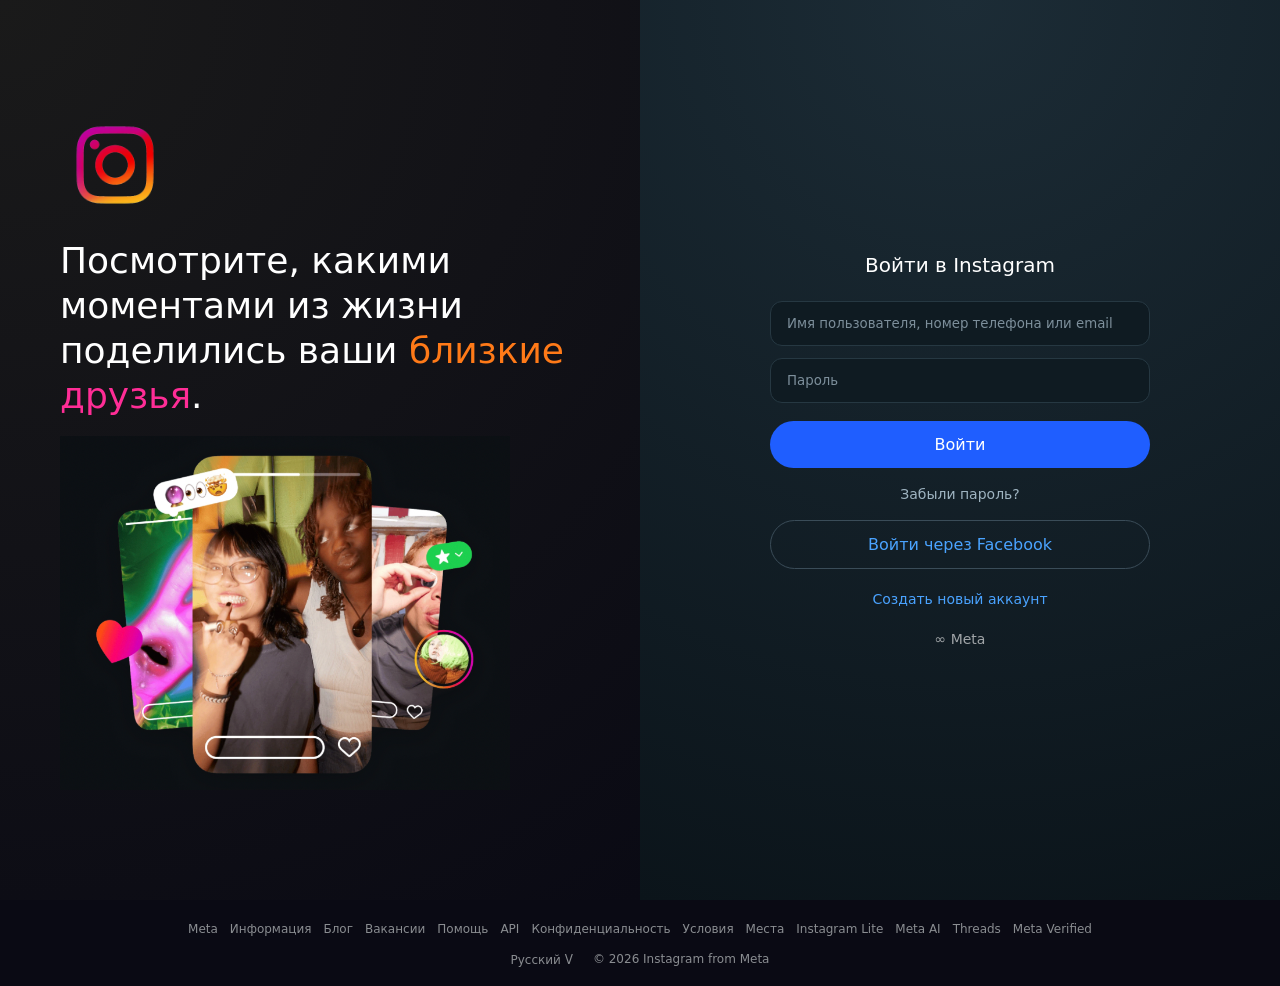
<file: lab2/task2/index.html>
<!doctype html>
<html lang="ru">
<head>
  <meta charset="utf-8" />
  <meta name="viewport" content="width=device-width, initial-scale=1" />
  <title>Instagram</title>
  <link rel="stylesheet" href="styles.css" />
</head>

<body>
  <header class="site-header" aria-label="Header">

  </header>

  <main class="wrapper" aria-label="Main content">
   
    <section class="panel panel--left" aria-label="Instagram intro">
      <div class="panel__content">
        <img
          src="instagram-logo.webp"
          class="brand-logo"
          alt="Instagram"
        />

        <h1 class="title">
          Посмотрите, какими<br />
          моментами из жизни<br />
          поделились ваши
          <span class="accent accent--orange">близкие</span><br />
          <span class="accent accent--pink">друзья</span>.
        </h1>

        <div class="cards" aria-hidden="true">
          <img src="cards.png" class="cards__image" alt="" />
        </div>
      </div>
    </section>

    <section class="panel panel--right" aria-label="Login">
      <div class="login-card">
        <h2 class="login-card__title">Войти в Instagram</h2>

        <form class="login-form" action="#" method="post">
          <div class="field">
            <label class="sr-only" for="username">
              Имя пользователя, номер телефона или email
            </label>
            <input
              id="username"
              name="username"
              type="text"
              placeholder="Имя пользователя, номер телефона или email"
              autocomplete="username"
              required
            />
          </div>

          <div class="field">
            <label class="sr-only" for="password">Пароль</label>
            <input
              id="password"
              name="password"
              type="password"
              placeholder="Пароль"
              autocomplete="current-password"
              required
            />
          </div>

          <button class="btn btn--primary" type="submit">Войти</button>

          <a class="login-card__link" href="#">Забыли пароль?</a>

          <button class="btn btn--secondary" type="button">
            Войти через Facebook
          </button>

          <a class="login-card__link login-card__link--create" href="#">
            Создать новый аккаунт
          </a>
        </form>

        <div class="meta" aria-label="Meta">∞ Meta</div>
      </div>
    </section>
  </main>

  <footer class="site-footer" aria-label="Footer">
    <nav class="footer-nav" aria-label="Footer links">
      <ul class="footer-list footer-list--wrap">
        <li><a href="#" class="footer-link">Meta</a></li>
        <li><a href="#" class="footer-link">Информация</a></li>
        <li><a href="#" class="footer-link">Блог</a></li>
        <li><a href="#" class="footer-link">Вакансии</a></li>
        <li><a href="#" class="footer-link">Помощь</a></li>
        <li><a href="#" class="footer-link">API</a></li>
        <li><a href="#" class="footer-link">Конфиденциальность</a></li>
        <li><a href="#" class="footer-link">Условия</a></li>
        <li><a href="#" class="footer-link">Места</a></li>
        <li><a href="#" class="footer-link">Instagram Lite</a></li>
        <li><a href="#" class="footer-link">Meta AI</a></li>
        <li><a href="#" class="footer-link">Threads</a></li>
        <li><a href="#" class="footer-link">Meta Verified</a></li>
      </ul>
    </nav>

    <div class="footer-bottom">
      <nav aria-label="Language">
        <a href="#" class="footer-link">Русский ᐯ</a>
      </nav>
      <p class="footer-copy">© 2026 Instagram from Meta</p>
    </div>
  </footer>
</body>
</html>
</file>
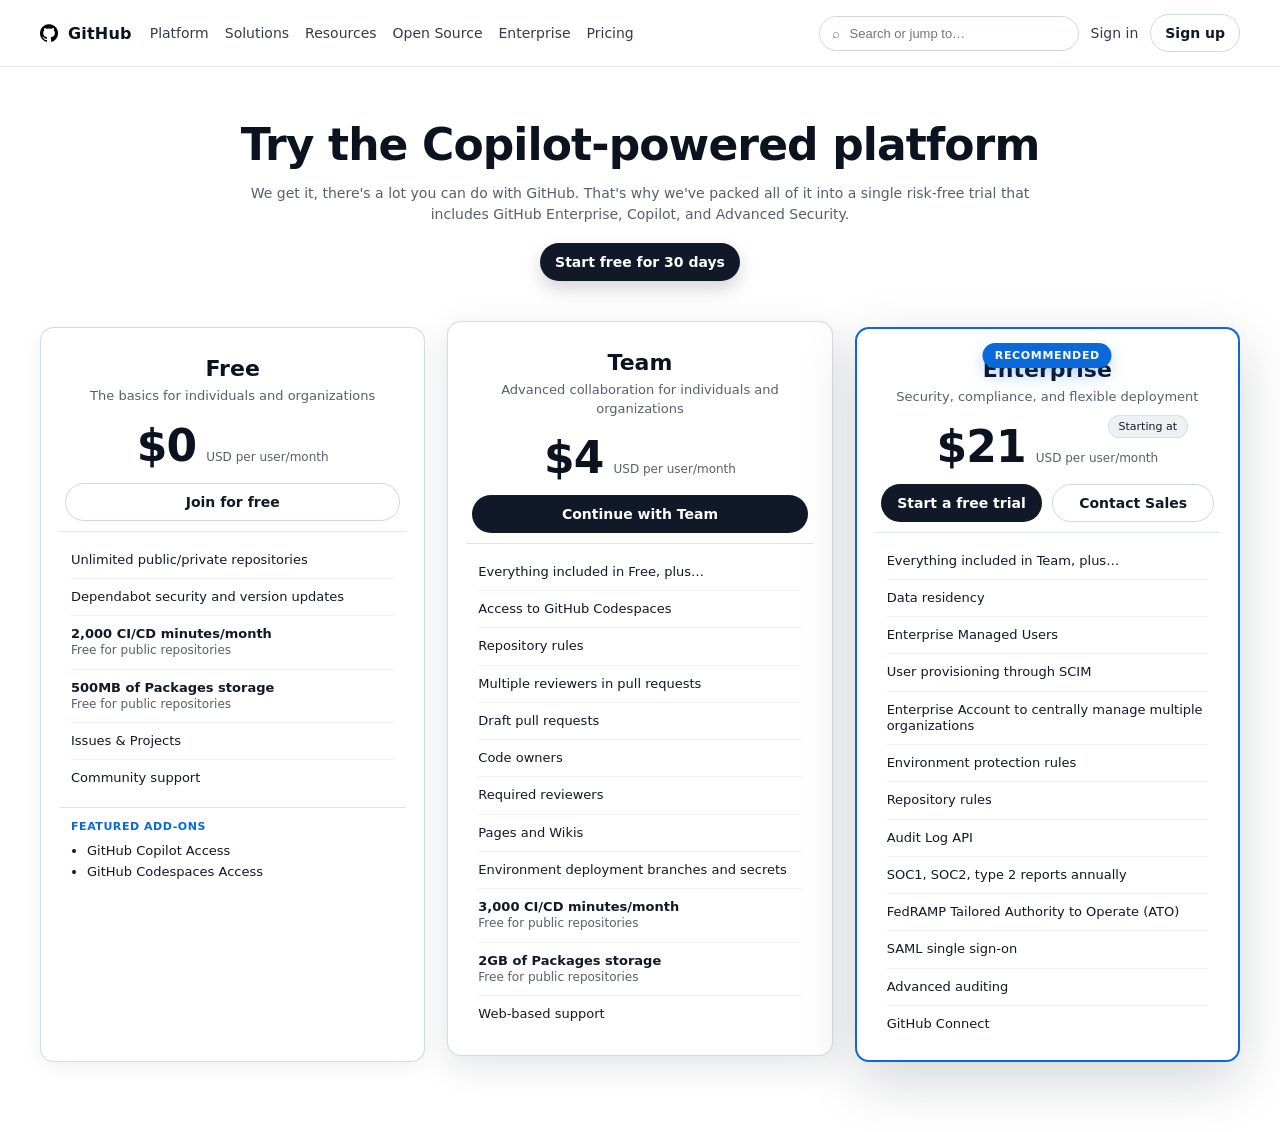
<file: lab2/task3/index.html>
<!doctype html>
<html lang="en">
<head>
  <meta charset="utf-8" />
  <meta name="viewport" content="width=device-width, initial-scale=1" />
  <title>Pricing – 3 Plans</title>
  <link rel="stylesheet" href="./styles.css" />
</head>
<body>

  <header class="topbar">
    <div class="container topbar__inner">
      <div class="brand">
        <img class="brand__logo" src="github-mark.png" alt="GitHub" />
        <span class="brand__name">GitHub</span>
      </div>
      

      <nav class="nav" aria-label="Primary">
        <a href="#" class="nav__link">Platform</a>
        <a href="#" class="nav__link">Solutions</a>
        <a href="#" class="nav__link">Resources</a>
        <a href="#" class="nav__link">Open Source</a>
        <a href="#" class="nav__link">Enterprise</a>
        <a href="#" class="nav__link">Pricing</a>
      </nav>

      <div class="topbar__right">
        <label class="search" aria-label="Search">
          <span class="search__icon" aria-hidden="true">⌕</span>
          <input class="search__input" type="text" placeholder="Search or jump to…" />
        </label>

        <a href="#" class="topbar__link">Sign in</a>
        <a href="#" class="btn btn--ghost">Sign up</a>
      </div>
    </div>
  </header>

 
  <main class="container">
    <section class="hero">
      <h1 class="hero__title">Try the Copilot-powered platform</h1>
      <p class="hero__sub">
        We get it, there's a lot you can do with GitHub. That's why we've packed all of it into a
        single risk-free trial that includes GitHub Enterprise, Copilot, and Advanced Security.
      </p>
      <a class="btn btn--primary hero__cta" href="#">Start free for 30 days</a>
    </section>

    <section class="plans" aria-label="Pricing plans">
    
      <article class="plan">
        <header class="plan__header">
          <h2 class="plan__name">Free</h2>
          <p class="plan__desc">The basics for individuals and organizations</p>

          <div class="price">
            <span class="price__value">$0</span>
            <span class="price__meta">USD per user/month</span>
          </div>

          <a class="btn btn--outline plan__btn" href="#">Join for free</a>
        </header>

        <ul class="plan__list">
          <li>Unlimited public/private repositories</li>
          <li>Dependabot security and version updates</li>
          <li><b>2,000 CI/CD minutes/month</b><br/><span class="hint">Free for public repositories</span></li>
          <li><b>500MB of Packages storage</b><br/><span class="hint">Free for public repositories</span></li>
          <li>Issues &amp; Projects</li>
          <li>Community support</li>
        </ul>

        <div class="plan__footer">
          <div class="label">FEATURED ADD-ONS</div>
          <ul class="plan__addons">
            <li>GitHub Copilot Access</li>
            <li>GitHub Codespaces Access</li>
          </ul>
        </div>
      </article>

     
      <article class="plan plan--raised">
        <header class="plan__header">
          <h2 class="plan__name">Team</h2>
          <p class="plan__desc">Advanced collaboration for individuals and organizations</p>

          <div class="price">
            <span class="price__value">$4</span>
            <span class="price__meta">USD per user/month</span>
          </div>

          <a class="btn btn--dark plan__btn" href="#">Continue with Team</a>
        </header>

        <ul class="plan__list">
          <li>Everything included in Free, plus…</li>
          <li>Access to GitHub Codespaces</li>
          <li>Repository rules</li>
          <li>Multiple reviewers in pull requests</li>
          <li>Draft pull requests</li>
          <li>Code owners</li>
          <li>Required reviewers</li>
          <li>Pages and Wikis</li>
          <li>Environment deployment branches and secrets</li>
          <li><b>3,000 CI/CD minutes/month</b><br/><span class="hint">Free for public repositories</span></li>
          <li><b>2GB of Packages storage</b><br/><span class="hint">Free for public repositories</span></li>
          <li>Web-based support</li>
        </ul>
      </article>

     
      <article class="plan plan--recommended">
        <div class="ribbon">RECOMMENDED</div>

        <header class="plan__header">
          <h2 class="plan__name">Enterprise</h2>
          <p class="plan__desc">Security, compliance, and flexible deployment</p>

          <div class="price price--stack">
            <span class="price__value">$21</span>
            <span class="price__meta">USD per user/month</span>
            <span class="pill">Starting at</span>
          </div>

          <div class="plan__btnRow">
            <a class="btn btn--dark" href="#">Start a free trial</a>
            <a class="btn btn--outline" href="#">Contact Sales</a>
          </div>
        </header>

        <ul class="plan__list">
          <li>Everything included in Team, plus…</li>
          <li>Data residency</li>
          <li>Enterprise Managed Users</li>
          <li>User provisioning through SCIM</li>
          <li>Enterprise Account to centrally manage multiple organizations</li>
          <li>Environment protection rules</li>
          <li>Repository rules</li>
          <li>Audit Log API</li>
          <li>SOC1, SOC2, type 2 reports annually</li>
          <li>FedRAMP Tailored Authority to Operate (ATO)</li>
          <li>SAML single sign-on</li>
          <li>Advanced auditing</li>
          <li>GitHub Connect</li>
        </ul>
      </article>
    </section>
  </main>
</body>
</html>
</file>
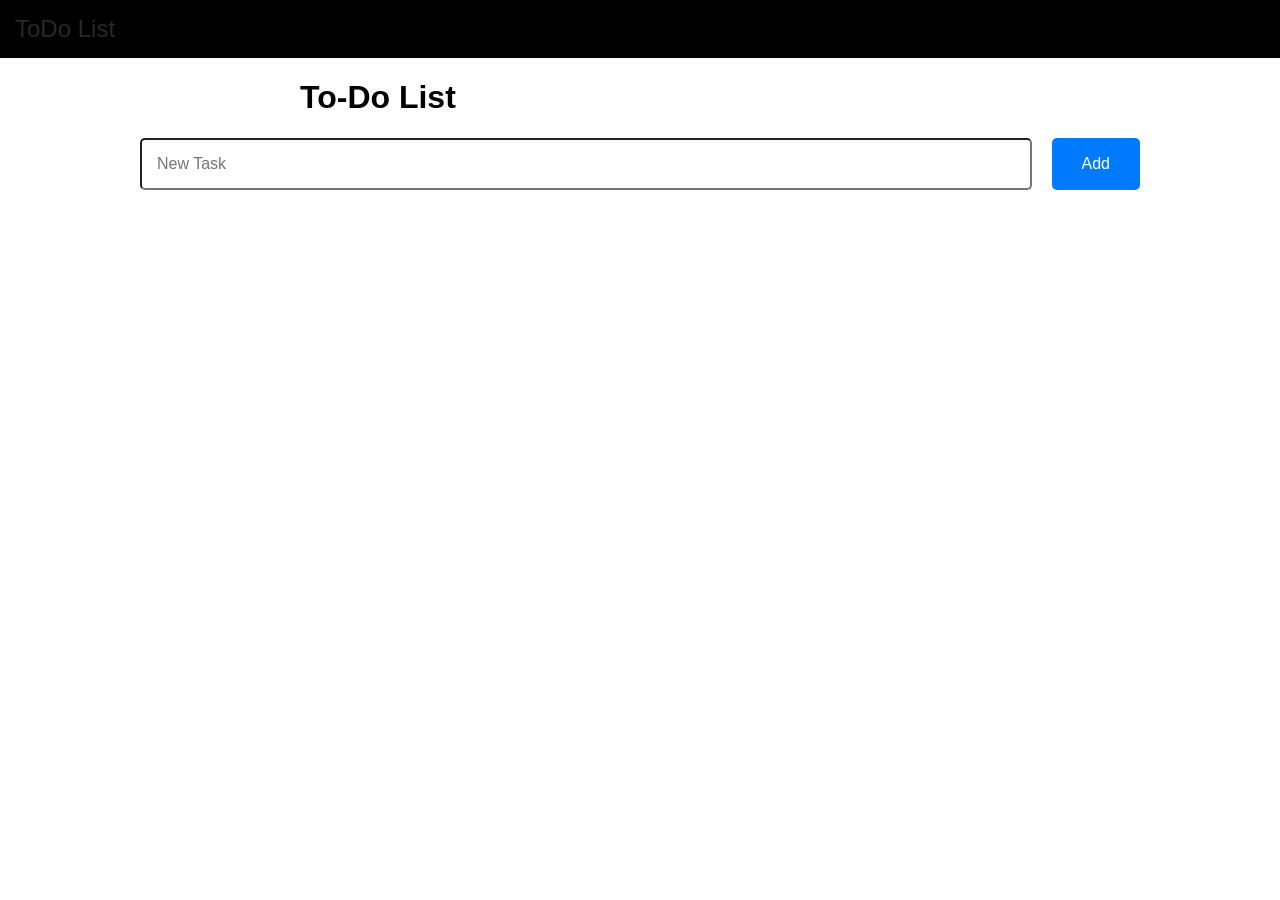
<file: Lab3/task2/index.html>
<!DOCTYPE html>
<html lang="en">
    <head>
        <meta charset="UTF-8">
        <meta name="viewport" content="width=device-width, initial-scale=1.0">
        <title>ToDo List</title>
        <link rel="stylesheet" href="style.css">
        <link rel="stylesheet" href="https://cdnjs.cloudflare.com/ajax/libs/font-awesome/6.0.0-beta3/css/all.min.css">
    </head>
    <body>
        <div class="header">
            <div class="bar">ToDo List</div>
        </div>
        <div class="header2">
            <h1>To-Do List</h1>
        </div>
        <div class="container">
            <div class="input-container">
                <input type="text" id="taskInput" class="big-input" placeholder="New Task">
                <button onclick="addTask()" class="big-button">Add</button>
            </div>
            <ul id="taskList"></ul>
        </div>

        <script src="script.js"></script>
    </body>
</html>
</file>
<file: lab2/task2/styles.css>
* {
    margin: 0;
    padding: 0;
    box-sizing: border-box;
    font-family: system-ui, -apple-system, BlinkMacSystemFont, sans-serif;
  }
  
  :root {
    --bg: #000;
    --text: #fff;
    --muted: #9fb4c1;
  
    --left-1: #1a1a1a;
    --left-2: #0a0a14;
  
    --right-1: #1c2c36;
    --right-2: #0b141a;
  
    --input-bg: #0f1b22;
    --input-border: #263842;
  
    --primary: #1f5eff;
    --secondary-border: #3a4c58;
    --secondary-text: #4aa3ff;
  
    --orange: #ff7a18;
    --pink: #ff2d96;
  }
  
  body {
    min-height: 100vh;
    background: var(--bg);
    color: var(--text);
    display: flex;
    flex-direction: column;
  }
  
 
  .wrapper {
    flex: 1;
    display: flex;
    min-height: 100vh;
  }
  
  .panel {
    width: 50%;
    display: flex;
    align-items: center;
    justify-content: center;
    padding: 40px 20px;
  }
  
  .panel--left {
    background: radial-gradient(circle at top left, var(--left-1), var(--left-2));
  }
  
  .panel--right {
    background: radial-gradient(circle at top, var(--right-1), var(--right-2));
  }
  
  .panel__content {
    width: 100%;
    max-width: 520px;
  }
  
  .brand-logo {
    width: 110px;
    height: auto;
    display: block;
    margin-bottom: 18px;
  }
  
  .title {
    font-size: 36px;
    line-height: 1.25;
    font-weight: 500;
    margin-bottom: 18px;
  }
  
  .accent--orange { color: var(--orange); }
  .accent--pink { color: var(--pink); }
  
  .cards {
    margin-top: 12px;
  }
  
  .cards__image {
    width: 450px;
    max-width: 100%;
    height: auto;
    display: block;
  }
  
 
  .login-card {
    width: 380px;
    max-width: 100%;
    text-align: center;
  }
  
  .login-card__title {
    font-size: 20px;
    font-weight: 500;
    margin-bottom: 24px;
  }
  
  .login-form {
    display: flex;
    flex-direction: column;
    gap: 12px;
  }
  
  .field input {
    width: 100%;
    padding: 14px 16px;
    background: var(--input-bg);
    border: 1px solid var(--input-border);
    border-radius: 12px;
    color: var(--text);
    outline: none;
  }
  
  .field input::placeholder {
    color: #7d8f9b;
  }
  
  .field input:focus {
    border-color: var(--secondary-text);
    box-shadow: 0 0 0 3px rgba(74, 163, 255, 0.15);
  }
  
  .btn {
    width: 100%;
    padding: 14px;
    border-radius: 30px;
    border: none;
    cursor: pointer;
    font-size: 16px;
  }
  
  .btn--primary {
    background: var(--primary);
    color: #fff;
    margin-top: 6px;
  }
  
  .btn--secondary {
    background: transparent;
    border: 1px solid var(--secondary-border);
    color: var(--secondary-text);
    margin-top: 6px;
  }
  
  .login-card__link {
    display: block;
    color: var(--muted);
    text-decoration: none;
    font-size: 14px;
    margin-top: 6px;
  }
  
  .login-card__link:hover {
    text-decoration: underline;
  }
  
  .login-card__link--create {
    color: var(--secondary-text);
    margin-top: 10px;
  }
  
  .meta {
    margin-top: 24px;
    opacity: 0.6;
    font-size: 14px;
  }
  
 
  .site-footer {
    background: var(--left-2);
    padding: 18px 16px;
    color: #8a8d91;
  }
  
  .footer-list {
    list-style: none;
    display: flex;
    justify-content: center;
    gap: 12px;
    padding: 0;
    margin: 0;
  }
  
  .footer-list--wrap {
    flex-wrap: wrap;
    max-width: 1100px;
    margin: 0 auto;
  }
  
  .footer-link {
    color: #8a8d91;
    text-decoration: none;
    font-size: 12px;
  }
  
  .footer-link:hover {
    text-decoration: underline;
  }
  
  .footer-bottom {
    display: flex;
    justify-content: center;
    gap: 20px;
    align-items: center;
    margin-top: 12px;
    flex-wrap: wrap;
  }
  
  .footer-copy {
    font-size: 12px;
    color: #8a8d91;
  }
  
 
  .sr-only {
    position: absolute;
    width: 1px;
    height: 1px;
    padding: 0;
    margin: -1px;
    overflow: hidden;
    clip: rect(0, 0, 0, 0);
    white-space: nowrap;
    border: 0;
  }
  
 
  @media (max-width: 900px) {
    .wrapper {
      flex-direction: column;
    }
  
    .panel {
      width: 100%;
    }
  
    .title {
      font-size: 28px;
    }
  }
</file>
<file: lab2/task3/styles.css>
:root{
  --bg:#ffffff;
  --text:#0b1220;
  --muted:#57606a;
  --border:#d0d7de;
  --chip:#eef1f4;
  --btn:#111827;
  --btnText:#fff;
  --blue:#0969da;
  --shadow: 0 18px 55px rgba(17,24,39,.18);
  --shadowSoft: 0 10px 35px rgba(17,24,39,.12);
  --radius:14px;
  --radiusSm:12px;
  --max: 1200px;
}

*{ box-sizing:border-box; }
html,body{ height:100%; }
body{
  margin:0;
  font-family: ui-sans-serif, system-ui, -apple-system, Segoe UI, Roboto, Arial, "Apple Color Emoji","Segoe UI Emoji";
  background:var(--bg);
  color:var(--text);
}

.container{
  width:min(var(--max), calc(100% - 48px));
  margin-inline:auto;
}


.topbar{
  position:sticky;
  top:0;
  background:rgba(255,255,255,.92);
  backdrop-filter: blur(10px);
  border-bottom:1px solid rgba(208,215,222,.6);
  z-index:10;
}
.topbar__inner{
  display:flex;
  align-items:center;
  gap:18px;
  padding:14px 0;
}
.brand{
  display:flex;
  align-items:center;
  gap:10px;
  font-weight:700;
}
.brand__logo{
  width:18px;
  height:18px;
  display:block;
}

.brand__name{ letter-spacing:.2px; }

.nav{
  display:flex;
  align-items:center;
  gap:16px;
  flex:1;
  min-width: 200px;
}
.nav__link{
  text-decoration:none;
  color:#111827;
  font-size:14px;
  opacity:.85;
}
.nav__link:hover{ opacity:1; text-decoration:underline; }

.topbar__right{
  display:flex;
  align-items:center;
  gap:12px;
}
.topbar__link{
  text-decoration:none;
  color:#111827;
  font-size:14px;
  opacity:.85;
}
.topbar__link:hover{ opacity:1; text-decoration:underline; }

.search{
  display:flex;
  align-items:center;
  gap:8px;
  border:1px solid var(--border);
  border-radius:999px;
  padding:8px 12px;
  min-width: 260px;
  background:#fff;
}
.search__icon{ font-size:13px; opacity:.6; }
.search__input{
  border:0;
  outline:none;
  width:100%;
  font-size:13px;
}
@media (max-width: 980px){
  .nav{ display:none; }
  .search{ min-width: 180px; }
}


.hero{
  text-align:center;
  padding: 54px 0 28px;
}
.hero__title{
  font-size:44px;
  line-height:1.1;
  margin:0 0 14px;
  letter-spacing:-.02em;
}
.hero__sub{
  margin:0 auto 18px;
  max-width: 820px;
  color:var(--muted);
  font-size:14px;
  line-height:1.5;
}
.hero__cta{
  display:inline-flex;
  padding:12px 18px;
}


.btn{
  display:inline-flex;
  align-items:center;
  justify-content:center;
  border-radius:999px;
  font-weight:600;
  font-size:14px;
  padding:10px 14px;
  border:1px solid transparent;
  text-decoration:none;
  cursor:pointer;
  user-select:none;
  transition: transform .08s ease, box-shadow .12s ease, background .12s ease, border-color .12s ease;
}
.btn:active{ transform: translateY(1px); }

.btn--primary{
  background:#111827;
  color:var(--btnText);
  box-shadow: 0 8px 18px rgba(17,24,39,.18);
}
.btn--primary:hover{ box-shadow: 0 12px 26px rgba(17,24,39,.22); }

.btn--dark{
  background:#111827;
  color:var(--btnText);
}
.btn--outline{
  background:#fff;
  border-color: var(--border);
  color:#111827;
}
.btn--outline:hover{ border-color:#aeb6bf; }

.btn--ghost{
  background:#fff;
  border:1px solid var(--border);
  color:#111827;
}
.btn--ghost:hover{ border-color:#aeb6bf; }


.plans{
  display:grid;
  grid-template-columns: repeat(3, 1fr);
  gap: 22px;
  padding: 18px 0 70px;
}
@media (max-width: 1040px){
  .plans{ grid-template-columns: 1fr; }
}

.plan{
  position:relative;
  background:#fff;
  border:1px solid rgba(208,215,222,.9);
  border-radius: var(--radius);
  padding: 18px;
  box-shadow: 0 6px 18px rgba(17,24,39,.06);
  overflow:hidden;
}
.plan--raised{
  box-shadow: var(--shadowSoft);
  transform: translateY(-6px);
}
@media (max-width: 1040px){
  .plan--raised{ transform:none; }
}

.plan__header{
  padding: 6px 6px 10px;
  text-align:center;
}
.plan__name{
  margin: 4px 0 6px;
  font-size: 22px;
}
.plan__desc{
  margin:0 0 14px;
  color:var(--muted);
  font-size: 13px;
  line-height: 1.4;
}
.plan__btn{
  width: 100%;
  margin-top: 12px;
}

.plan__btnRow{
  display:flex;
  gap:10px;
  margin-top: 12px;
}
.plan__btnRow .btn{ flex:1; }


.price{
  display:flex;
  align-items:baseline;
  justify-content:center;
  gap:10px;
  margin: 6px 0 0;
}
.price__value{
  font-size: 44px;
  font-weight: 800;
  letter-spacing:-.02em;
}
.price__meta{
  color:var(--muted);
  font-size: 12px;
}
.price--stack{
  position:relative;
  gap:10px;
}
.pill{
  position:absolute;
  top: -6px;
  right: 26px;
  background: var(--chip);
  border: 1px solid rgba(208,215,222,.7);
  font-size: 11px;
  padding: 4px 10px;
  border-radius: 999px;
  color:#111827;
}


.plan__list{
  list-style:none;
  padding: 10px 12px 0;
  margin:0;
  border-top:1px solid rgba(208,215,222,.65);
}
.plan__list li{
  padding: 10px 0;
  border-bottom: 1px solid rgba(208,215,222,.35);
  color:#111827;
  font-size: 13px;
  line-height: 1.25;
}
.plan__list li:last-child{ border-bottom:0; }
.hint{
  color:var(--muted);
  font-size:12px;
}


.plan__footer{
  margin-top: 10px;
  padding: 12px 12px 4px;
  border-top:1px solid rgba(208,215,222,.65);
}
.label{
  color: var(--blue);
  font-weight:700;
  font-size: 11px;
  letter-spacing:.05em;
}
.plan__addons{
  margin: 10px 0 0;
  padding-left: 16px;
  color:#111827;
  font-size: 13px;
}
.plan__addons li{ margin: 6px 0; }


.plan--recommended{
  border: 2px solid var(--blue);
  box-shadow: var(--shadow);
}
.ribbon{
  position:absolute;
  top: 14px;
  left: 50%;
  transform: translateX(-50%);
  background: var(--blue);
  color:#fff;
  font-size: 11px;
  font-weight: 700;
  letter-spacing: .06em;
  padding: 6px 12px;
  border-radius: 999px;
  box-shadow: 0 8px 16px rgba(9,105,218,.25);
}
</file>
<file: Lab3/task2/style.css>
body {
    font-family: Arial, sans-serif;
    margin: 0;
    padding: 0;
  }
  
.header {
    background-color: #000;
    color: #fff;
    text-align: left;
    padding: 15px;
}
  
.bar {
    font-size: 24px;
    color: #282828
}

.header2 {
    margin-left: 300px;
}
  
.container {
    max-width: 1000px;
    margin: 20px auto;
 }
  
.big-input {
    width: 1000px;
    padding: 15px;
    font-size: 16px;
    margin-bottom: 0px;
    margin-right: 20px;
    border-radius: 5px;
}
  
.big-button {
    padding: 15px 30px;
    background-color: #007bff;
    color: #fff;
    border: none;
    cursor: pointer;
    font-size: 16px;
    border-radius: 5px;
}
  
.big-button:hover {
    background-color: #0056b3;
}
  
.input-container {
    display: flex;
}
  
.task {
    display: flex;
    align-items: center;
    font-size: 20px;
    line-height: 2;
    margin-right: 70px;
}
  
.task input[type="checkbox"] {
    margin-right: 30px;
}

.task li {
    font-size: 40px; 
    line-height: 1.5;
}
  
.task span {
    flex-grow: 1;
}
  
.task button {
    background-color: transparent;
    border: none;
    color: #dc3545;
    cursor: pointer;
}
</file>
